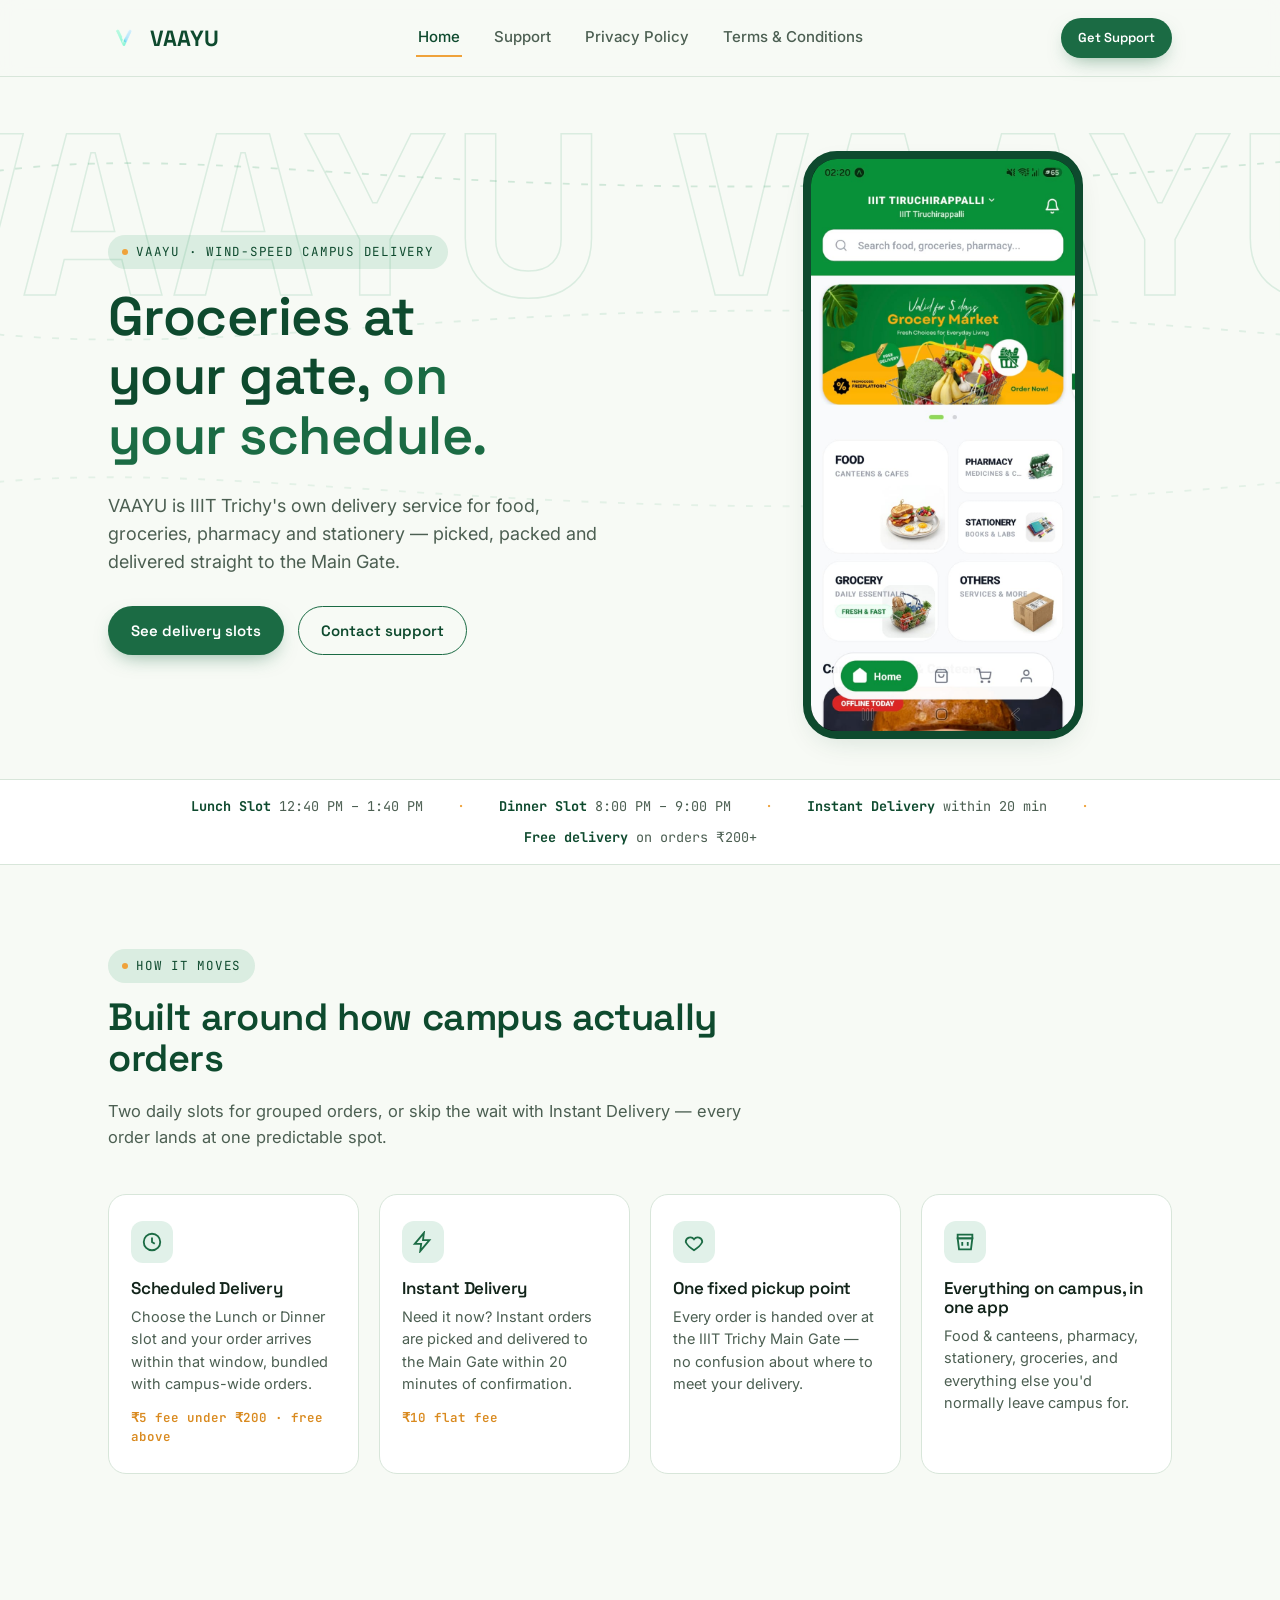
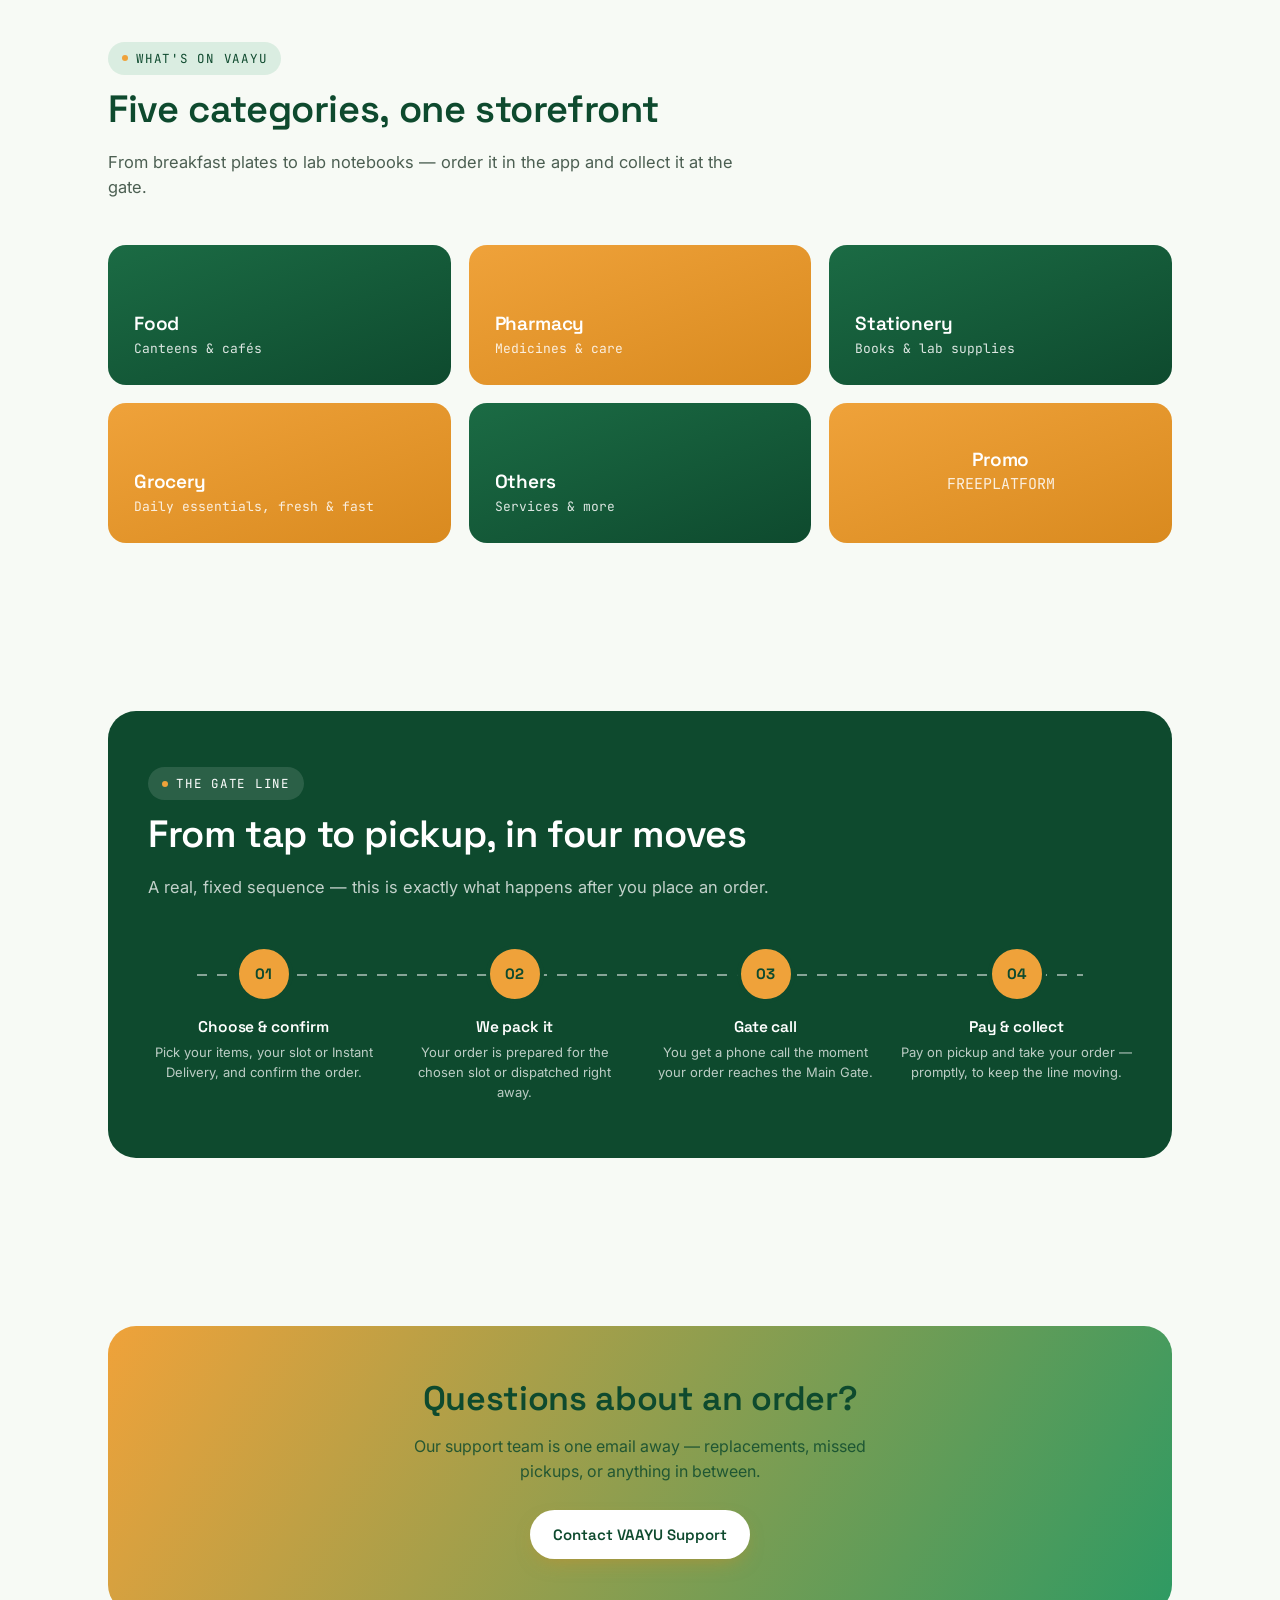
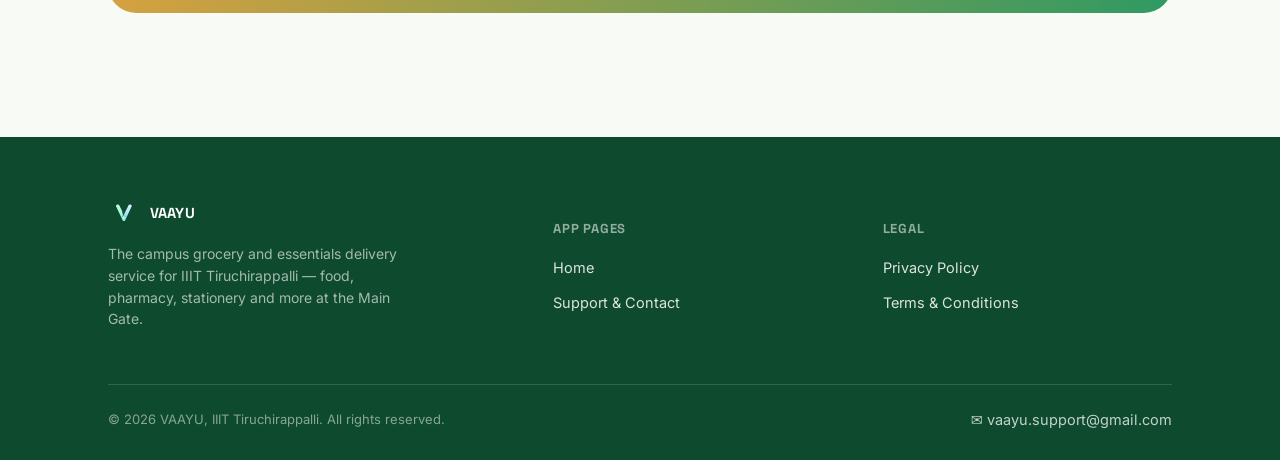
<file: index.html>
<!DOCTYPE html>
<html lang="en">
<head>
<meta charset="UTF-8">
<meta name="viewport" content="width=device-width, initial-scale=1.0">
<title>VAAYU — Campus Grocery & Essentials Delivery, IIIT Trichy</title>
<meta name="description" content="VAAYU delivers groceries, food, pharmacy and stationery to the IIIT Trichy Main Gate — scheduled lunch & dinner slots, or instant delivery in 20 minutes.">
<link rel="icon" type="image/png" href="./logo.png">
<link rel="stylesheet" href="style.css">
</head>
<body>

<header class="site-header">
  <div class="wrap">
    <a href="index.html" class="logo">
      <img src="logo.png" width="32" height="32" alt="Logo">
      VAAYU
    </a>
    <nav class="main-nav">
      <a href="index.html" class="active">Home</a>
      <a href="support.html">Support</a>
      <a href="privacy.html">Privacy Policy</a>
      <a href="terms.html">Terms &amp; Conditions</a>
    </nav>
    <a href="support.html" class="btn btn-primary btn-sm">Get Support</a>
  </div>
</header>

<section class="hero">
  <div class="hero-ghost">VAAYU VAAYU</div>
  <svg class="wind-lines" viewBox="0 0 1120 500" preserveAspectRatio="none">
    <path d="M-50 90 C 200 40, 400 140, 1170 70"/>
    <path d="M-50 220 C 250 260, 450 160, 1170 230"/>
    <path d="M-50 360 C 220 320, 500 420, 1170 350"/>
  </svg>
  <div class="wrap hero-grid">
    <div>
      <span class="eyebrow">VAAYU · WIND-SPEED CAMPUS DELIVERY</span>
      <h1>Groceries at your gate, <em>on your schedule.</em></h1>
      <p class="lede">VAAYU is IIIT Trichy's own delivery service for food, groceries, pharmacy and stationery — picked, packed and delivered straight to the Main Gate.</p>
      <div class="hero-ctas">
        <a href="#slots" class="btn btn-primary">See delivery slots</a>
        <a href="support.html" class="btn btn-ghost">Contact support</a>
      </div>
    </div>
    <div class="phone-frame phone-float">
      <img src="app-screenshot.png" alt="VAAYU app home screen showing food, pharmacy, stationery, grocery and other categories">
    </div>
  </div>
</section>

<div class="ticker" id="slots">
  <div class="wrap">
    <span><b>Lunch Slot</b> 12:40 PM – 1:40 PM</span>
    <span class="dot">·</span>
    <span><b>Dinner Slot</b> 8:00 PM – 9:00 PM</span>
    <span class="dot">·</span>
    <span><b>Instant Delivery</b> within 20 min</span>
    <span class="dot">·</span>
    <span><b>Free delivery</b> on orders ₹200+</span>
  </div>
</div>

<section>
  <div class="wrap">
    <div class="section-head">
      <span class="eyebrow">How it moves</span>
      <h2>Built around how campus actually orders</h2>
      <p>Two daily slots for grouped orders, or skip the wait with Instant Delivery — every order lands at one predictable spot.</p>
    </div>
    <div class="feature-grid">
      <div class="feature-card">
        <div class="ic"><svg viewBox="0 0 24 24" fill="none" stroke-width="2"><circle cx="12" cy="12" r="9"/><path d="M12 7v5l3 2"/></svg></div>
        <h3>Scheduled Delivery</h3>
        <p>Choose the Lunch or Dinner slot and your order arrives within that window, bundled with campus-wide orders.</p>
        <span class="fee">₹5 fee under ₹200 · free above</span>
      </div>
      <div class="feature-card">
        <div class="ic"><svg viewBox="0 0 24 24" fill="none" stroke-width="2"><path d="M13 2 3 14h7l-1 8 10-12h-7l1-8Z"/></svg></div>
        <h3>Instant Delivery</h3>
        <p>Need it now? Instant orders are picked and delivered to the Main Gate within 20 minutes of confirmation.</p>
        <span class="fee">₹10 flat fee</span>
      </div>
      <div class="feature-card">
        <div class="ic"><svg viewBox="0 0 24 24" fill="none" stroke-width="2"><path d="M12 21s-7-4.5-9-9a5 5 0 0 1 9-3 5 5 0 0 1 9 3c-2 4.5-9 9-9 9Z"/></svg></div>
        <h3>One fixed pickup point</h3>
        <p>Every order is handed over at the IIIT Trichy Main Gate — no confusion about where to meet your delivery.</p>
      </div>
      <div class="feature-card">
        <div class="ic"><svg viewBox="0 0 24 24" fill="none" stroke-width="2"><path d="M4 4h16v4H4z"/><path d="M4 8h16l-1.5 12h-13Z"/><path d="M9 12v4M15 12v4"/></svg></div>
        <h3>Everything on campus, in one app</h3>
        <p>Food &amp; canteens, pharmacy, stationery, groceries, and everything else you'd normally leave campus for.</p>
      </div>
    </div>
  </div>
</section>

<section>
  <div class="wrap">
    <div class="section-head">
      <span class="eyebrow">What's on VAAYU</span>
      <h2>Five categories, one storefront</h2>
      <p>From breakfast plates to lab notebooks — order it in the app and collect it at the gate.</p>
    </div>
    <div class="cat-grid">
      <div class="cat-card"><h4>Food</h4><span>Canteens &amp; cafés</span></div>
      <div class="cat-card alt"><h4>Pharmacy</h4><span>Medicines &amp; care</span></div>
      <div class="cat-card"><h4>Stationery</h4><span>Books &amp; lab supplies</span></div>
      <div class="cat-card alt"><h4>Grocery</h4><span>Daily essentials, fresh &amp; fast</span></div>
      <div class="cat-card"><h4>Others</h4><span>Services &amp; more</span></div>
      <div class="cat-card alt" style="justify-content:center; align-items:center; text-align:center;">
        <h4 style="margin-bottom:2px;">Promo</h4>
        <span class="mono" style="font-size:15px;">FREEPLATFORM</span>
      </div>
    </div>
  </div>
</section>

<section>
  <div class="wrap">
    <div class="route">
      <div class="section-head">
        <span class="eyebrow">The Gate Line</span>
        <h2>From tap to pickup, in four moves</h2>
        <p>A real, fixed sequence — this is exactly what happens after you place an order.</p>
      </div>
      <div class="route-path">
        <div class="route-line"></div>
        <div class="route-steps">
          <div class="route-step">
            <div class="num">01</div>
            <h4>Choose &amp; confirm</h4>
            <p>Pick your items, your slot or Instant Delivery, and confirm the order.</p>
          </div>
          <div class="route-step">
            <div class="num">02</div>
            <h4>We pack it</h4>
            <p>Your order is prepared for the chosen slot or dispatched right away.</p>
          </div>
          <div class="route-step">
            <div class="num">03</div>
            <h4>Gate call</h4>
            <p>You get a phone call the moment your order reaches the Main Gate.</p>
          </div>
          <div class="route-step">
            <div class="num">04</div>
            <h4>Pay &amp; collect</h4>
            <p>Pay on pickup and take your order — promptly, to keep the line moving.</p>
          </div>
        </div>
      </div>
    </div>
  </div>
</section>

<section>
  <div class="wrap">
    <div class="cta-band">
      <h2>Questions about an order?</h2>
      <p>Our support team is one email away — replacements, missed pickups, or anything in between.</p>
      <a href="support.html" class="btn btn-mango">Contact VAAYU Support</a>
    </div>
  </div>
</section>

<footer class="site-footer">
  <div class="wrap">
    <div class="footer-grid">
      <div class="footer-brand">
        <a href="index.html" class="logo">
          <img src="logo.png" width="32" height="32" alt="Logo">
          VAAYU
        </a>
        <p>The campus grocery and essentials delivery service for IIIT Tiruchirappalli — food, pharmacy, stationery and more at the Main Gate.</p>
      </div>
      <div>
        <h5>App Pages</h5>
        <ul>
          <li><a href="index.html">Home</a></li>
          <li><a href="support.html">Support &amp; Contact</a></li>
        </ul>
      </div>
      <div>
        <h5>Legal</h5>
        <ul>
          <li><a href="privacy.html">Privacy Policy</a></li>
          <li><a href="terms.html">Terms &amp; Conditions</a></li>
        </ul>
      </div>
    </div>
    <div class="footer-bottom">
      <span>© 2026 VAAYU, IIIT Tiruchirappalli. All rights reserved.</span>
      <a href="mailto:vaayu.support@gmail.com">✉ vaayu.support@gmail.com</a>
    </div>
  </div>
</footer>

</body>
</html>
</file>
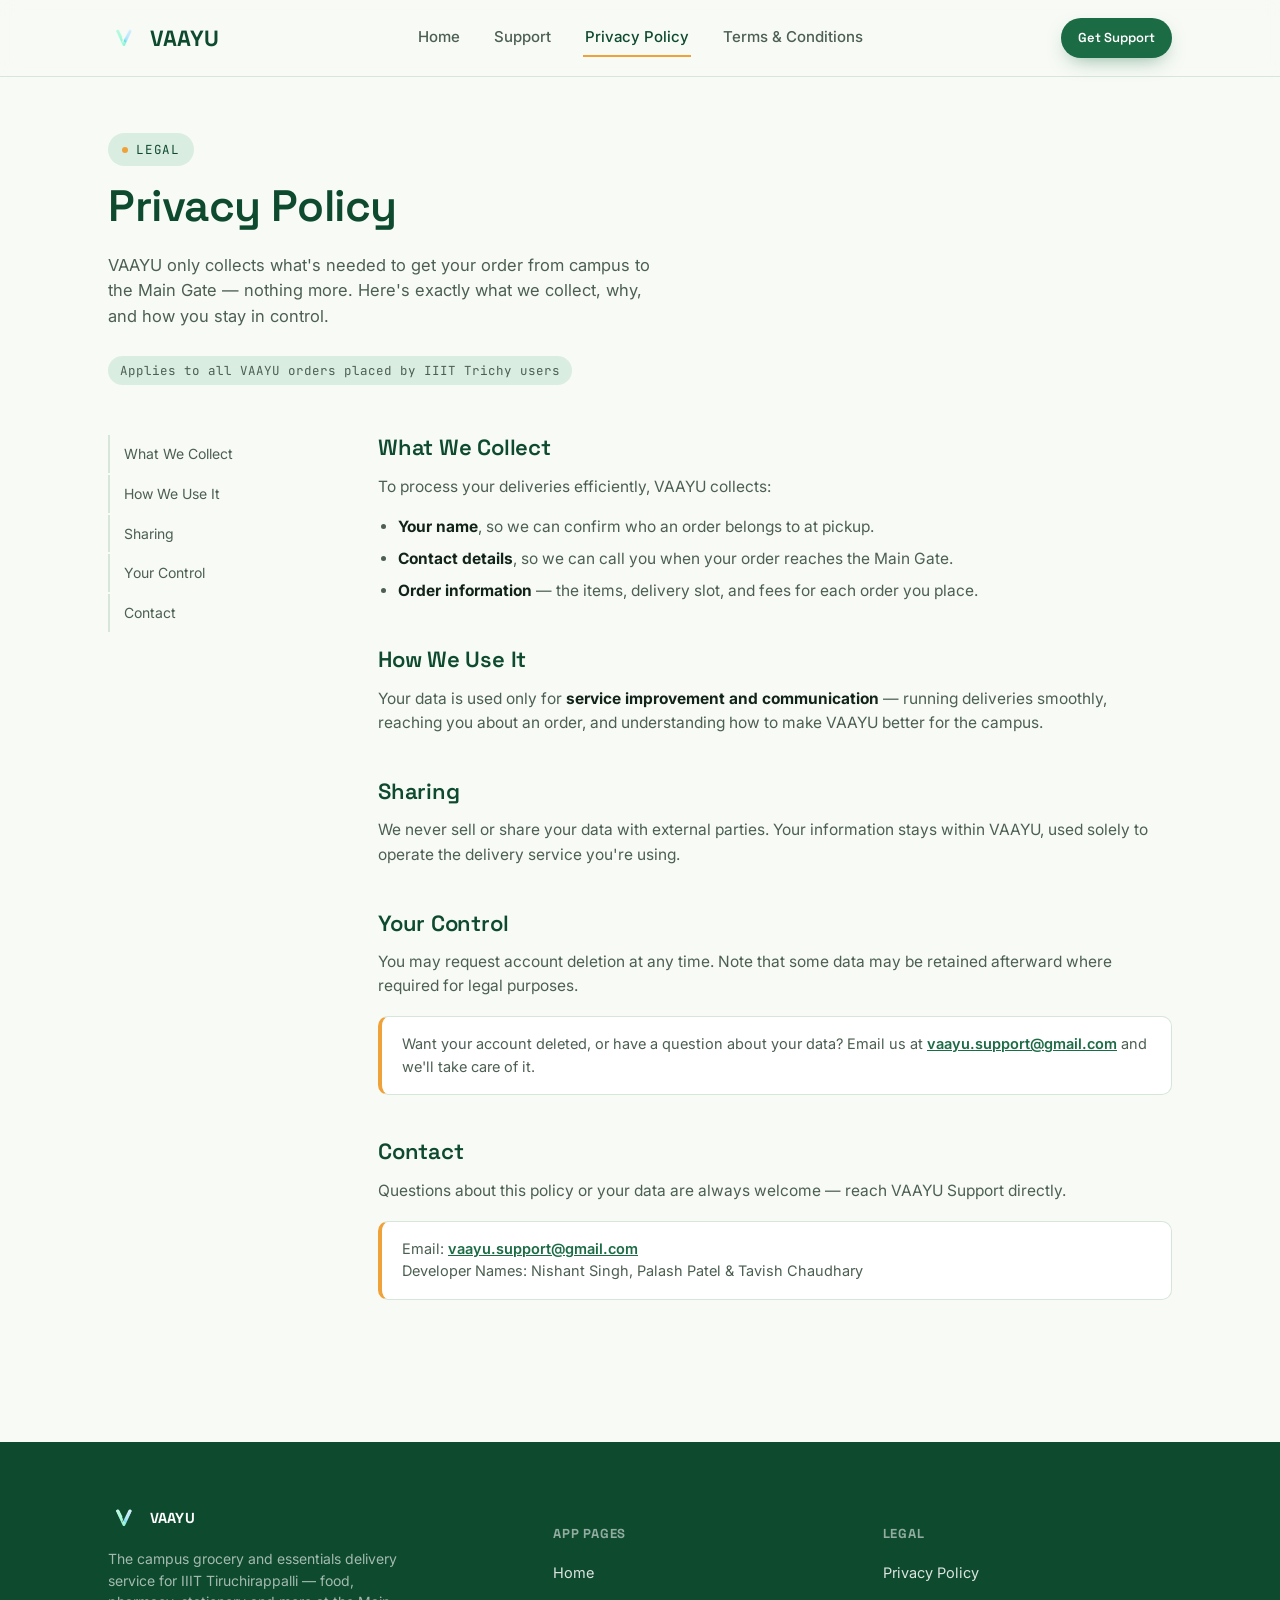
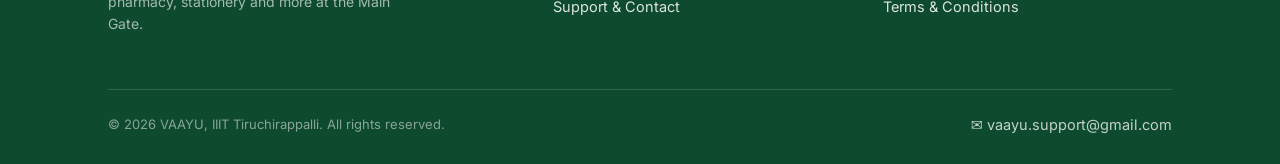
<file: privacy.html>
<!DOCTYPE html>
<html lang="en">
<head>
<meta charset="UTF-8">
<meta name="viewport" content="width=device-width, initial-scale=1.0">
<title>Privacy Policy — VAAYU</title>
<meta name="description" content="How VAAYU collects, uses, and protects your data as a campus delivery service for IIIT Trichy.">
<link rel="icon" type="image/png" href="./logo.png">
<link rel="stylesheet" href="style.css">
</head>
<body>

<header class="site-header">
  <div class="wrap">
    <a href="index.html" class="logo">
       <img src="logo.png" width="32" height="32" alt="Logo">
      VAAYU
    </a>
    <nav class="main-nav">
      <a href="index.html">Home</a>
      <a href="support.html">Support</a>
      <a href="privacy.html" class="active">Privacy Policy</a>
      <a href="terms.html">Terms &amp; Conditions</a>
    </nav>
    <a href="support.html" class="btn btn-primary btn-sm">Get Support</a>
  </div>
</header>

<section class="page-hero">
  <div class="wrap">
    <span class="eyebrow">Legal</span>
    <h1>Privacy Policy</h1>
    <p>VAAYU only collects what's needed to get your order from campus to the Main Gate — nothing more. Here's exactly what we collect, why, and how you stay in control.</p>
    <span class="updated">Applies to all VAAYU orders placed by IIIT Trichy users</span>
  </div>
</section>

<section style="padding-top:10px;">
  <div class="wrap legal">
    <nav class="legal-nav">
      <a href="#collect">What We Collect</a>
      <a href="#use">How We Use It</a>
      <a href="#sharing">Sharing</a>
      <a href="#control">Your Control</a>
      <a href="#contact">Contact</a>
    </nav>

    <div class="legal-body">
      <h2 id="collect">What We Collect</h2>
      <p>To process your deliveries efficiently, VAAYU collects:</p>
      <ul>
        <li><strong>Your name</strong>, so we can confirm who an order belongs to at pickup.</li>
        <li><strong>Contact details</strong>, so we can call you when your order reaches the Main Gate.</li>
        <li><strong>Order information</strong> — the items, delivery slot, and fees for each order you place.</li>
      </ul>

      <h2 id="use">How We Use It</h2>
      <p>Your data is used only for <strong>service improvement and communication</strong> — running deliveries smoothly, reaching you about an order, and understanding how to make VAAYU better for the campus.</p>

      <h2 id="sharing">Sharing</h2>
      <p>We never sell or share your data with external parties. Your information stays within VAAYU, used solely to operate the delivery service you're using.</p>

      <h2 id="control">Your Control</h2>
      <p>You may request account deletion at any time. Note that some data may be retained afterward where required for legal purposes.</p>
      <div class="callout">Want your account deleted, or have a question about your data? Email us at <a href="mailto:vaayu.support@gmail.com" style="color:var(--leaf); font-weight:600;">vaayu.support@gmail.com</a> and we'll take care of it.</div>

      <h2 id="contact">Contact</h2>
      <p>Questions about this policy or your data are always welcome — reach VAAYU Support directly.</p>
      <div class="callout"><div>Email: <a href="mailto:vaayu.support@gmail.com" style="color:var(--leaf); font-weight:600;">vaayu.support@gmail.com</a></div>
      <div>Developer Names: Nishant Singh, Palash Patel & Tavish Chaudhary</div></div>
    </div>
  </div>
</section>

<footer class="site-footer">
  <div class="wrap">
    <div class="footer-grid">
      <div class="footer-brand">
        <a href="index.html" class="logo">
           <img src="logo.png" width="32" height="32" alt="Logo">
          VAAYU
        </a>
        <p>The campus grocery and essentials delivery service for IIIT Tiruchirappalli — food, pharmacy, stationery and more at the Main Gate.</p>
      </div>
      <div>
        <h5>App Pages</h5>
        <ul>
          <li><a href="index.html">Home</a></li>
          <li><a href="support.html">Support &amp; Contact</a></li>
        </ul>
      </div>
      <div>
        <h5>Legal</h5>
        <ul>
          <li><a href="privacy.html">Privacy Policy</a></li>
          <li><a href="terms.html">Terms &amp; Conditions</a></li>
        </ul>
      </div>
    </div>
    <div class="footer-bottom">
      <span>© 2026 VAAYU, IIIT Tiruchirappalli. All rights reserved.</span>
      <a href="mailto:vaayu.support@gmail.com">✉ vaayu.support@gmail.com</a>
    </div>
  </div>
</footer>

</body>
</html>
</file>
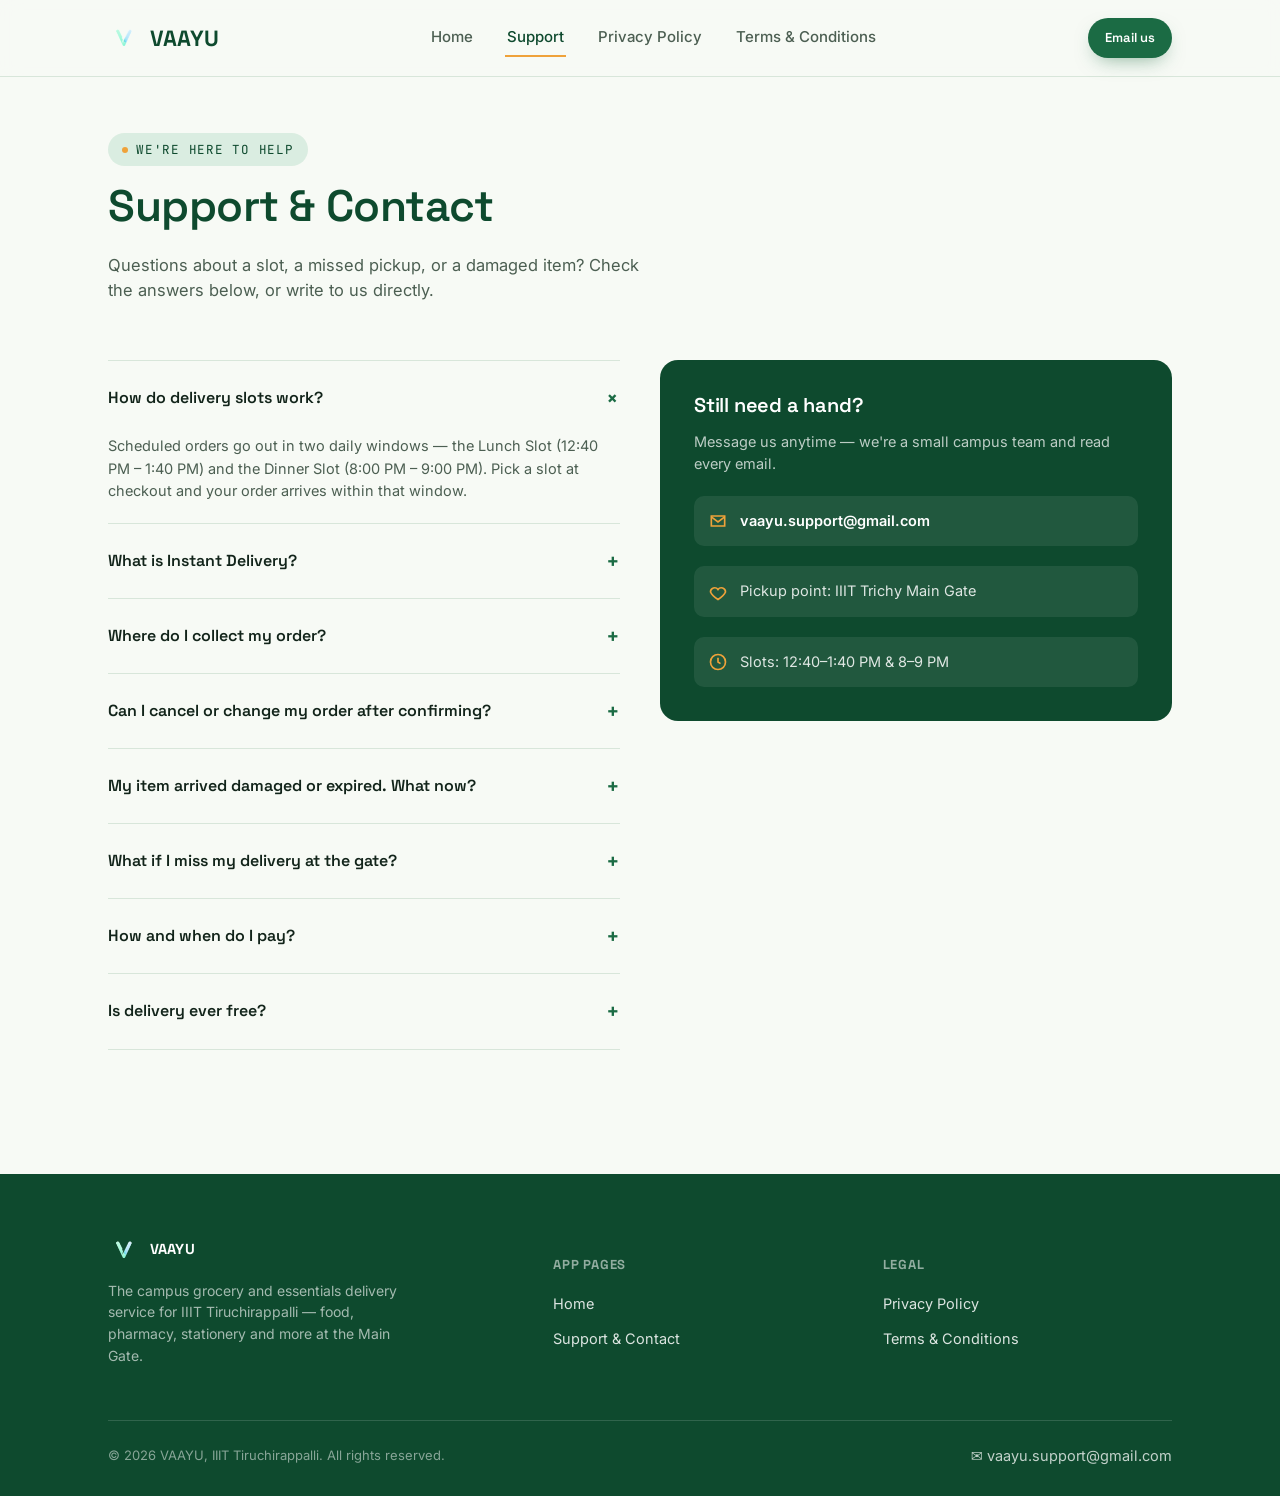
<file: support.html>
<!DOCTYPE html>
<html lang="en">
<head>
<meta charset="UTF-8">
<meta name="viewport" content="width=device-width, initial-scale=1.0">
<title>Support — VAAYU</title>
<meta name="description" content="Get help with VAAYU orders — delivery slots, replacements, missed pickups, and how to reach support.">
<link rel="icon" type="image/png" href="./logo.png">
<link rel="stylesheet" href="style.css">
</head>
<body>

<header class="site-header">
  <div class="wrap">
    <a href="index.html" class="logo">
       <img src="logo.png" width="32" height="32" alt="Logo">
      VAAYU
    </a>
    <nav class="main-nav">
      <a href="index.html">Home</a>
      <a href="support.html" class="active">Support</a>
      <a href="privacy.html">Privacy Policy</a>
      <a href="terms.html">Terms &amp; Conditions</a>
    </nav>
    <a href="mailto:vaayu.support@gmail.com" class="btn btn-primary btn-sm">Email us</a>
  </div>
</header>

<section class="page-hero">
  <div class="wrap">
    <span class="eyebrow">We're here to help</span>
    <h1>Support &amp; Contact</h1>
    <p>Questions about a slot, a missed pickup, or a damaged item? Check the answers below, or write to us directly.</p>
  </div>
</section>

<section style="padding-top:20px;">
  <div class="wrap support-grid">
    <div>
      <div class="faq">
        <details class="faq-item" open>
          <summary>How do delivery slots work?<span></span></summary>
          <div class="a">Scheduled orders go out in two daily windows — the Lunch Slot (12:40 PM – 1:40 PM) and the Dinner Slot (8:00 PM – 9:00 PM). Pick a slot at checkout and your order arrives within that window.</div>
        </details>
        <details class="faq-item">
          <summary>What is Instant Delivery?</summary>
          <div class="a">If you need something right away, choose Instant Delivery at checkout. Your order is delivered to the Main Gate within 20 minutes of confirmation, for a flat ₹10 fee.</div>
        </details>
        <details class="faq-item">
          <summary>Where do I collect my order?</summary>
          <div class="a">All VAAYU orders — scheduled or instant — are delivered only to the IIIT Trichy Main Gate. You'll get a phone call as soon as your order arrives, so please collect it promptly.</div>
        </details>
        <details class="faq-item">
          <summary>Can I cancel or change my order after confirming?</summary>
          <div class="a">Once an order is confirmed, it can't be modified or cancelled — so it's worth double-checking your items, slot, and delivery type before you tap confirm.</div>
        </details>
        <details class="faq-item">
          <summary>My item arrived damaged or expired. What now?</summary>
          <div class="a">Report it at the moment of pickup and we'll exchange it in the next available delivery slot at no extra cost. Replacement claims can only be honoured if the issue is flagged right at delivery — we can't process claims reported later.</div>
        </details>
        <details class="faq-item">
          <summary>What if I miss my delivery at the gate?</summary>
          <div class="a">First missed pickup gets a warning. A second earns a ₹50 penalty added to your next order, and a third means a permanent ban from VAAYU. If an order sits uncollected too long, the items may no longer be usable, and VAAYU can't refund or replace them — so please collect on time.</div>
        </details>
        <details class="faq-item">
          <summary>How and when do I pay?</summary>
          <div class="a">Payment is made immediately when you receive your order. Item prices and any delivery fees are always shown clearly before you pay.</div>
        </details>
        <details class="faq-item">
          <summary>Is delivery ever free?</summary>
          <div class="a">Yes — orders of ₹200 and above get free delivery. Orders under ₹200 carry a ₹5 delivery fee for scheduled slots (Instant Delivery is a flat ₹10 regardless of order size).</div>
        </details>
      </div>
    </div>

    <div class="contact-card">
      <h3>Still need a hand?</h3>
      <p>Message us anytime — we're a small campus team and read every email.</p>
      <div class="contact-row">
        <svg viewBox="0 0 24 24" fill="none" stroke-width="2"><path d="M4 6h16v12H4z"/><path d="m4 7 8 6 8-6"/></svg>
        <a href="mailto:vaayu.support@gmail.com">vaayu.support@gmail.com</a>
      </div>
      <div class="contact-row">
        <svg viewBox="0 0 24 24" fill="none" stroke-width="2"><path d="M12 21s-7-4.5-9-9a5 5 0 0 1 9-3 5 5 0 0 1 9 3c-2 4.5-9 9-9 9Z"/></svg>
        <span style="color:rgba(255,255,255,0.85); font-size:14.5px;">Pickup point: IIIT Trichy Main Gate</span>
      </div>
      <div class="contact-row">
        <svg viewBox="0 0 24 24" fill="none" stroke-width="2"><circle cx="12" cy="12" r="9"/><path d="M12 7v5l3 2"/></svg>
        <span style="color:rgba(255,255,255,0.85); font-size:14.5px;">Slots: 12:40–1:40 PM &amp; 8–9 PM</span>
      </div>
    </div>
  </div>
</section>

<footer class="site-footer">
  <div class="wrap">
    <div class="footer-grid">
      <div class="footer-brand">
        <a href="index.html" class="logo">
           <img src="logo.png" width="32" height="32" alt="Logo">
          VAAYU
        </a>
        <p>The campus grocery and essentials delivery service for IIIT Tiruchirappalli — food, pharmacy, stationery and more at the Main Gate.</p>
      </div>
      <div>
        <h5>App Pages</h5>
        <ul>
          <li><a href="index.html">Home</a></li>
          <li><a href="support.html">Support &amp; Contact</a></li>
        </ul>
      </div>
      <div>
        <h5>Legal</h5>
        <ul>
          <li><a href="privacy.html">Privacy Policy</a></li>
          <li><a href="terms.html">Terms &amp; Conditions</a></li>
        </ul>
      </div>
    </div>
    <div class="footer-bottom">
      <span>© 2026 VAAYU, IIIT Tiruchirappalli. All rights reserved.</span>
      <a href="mailto:vaayu.support@gmail.com">✉ vaayu.support@gmail.com</a>
    </div>
  </div>
</footer>

</body>
</html>
</file>
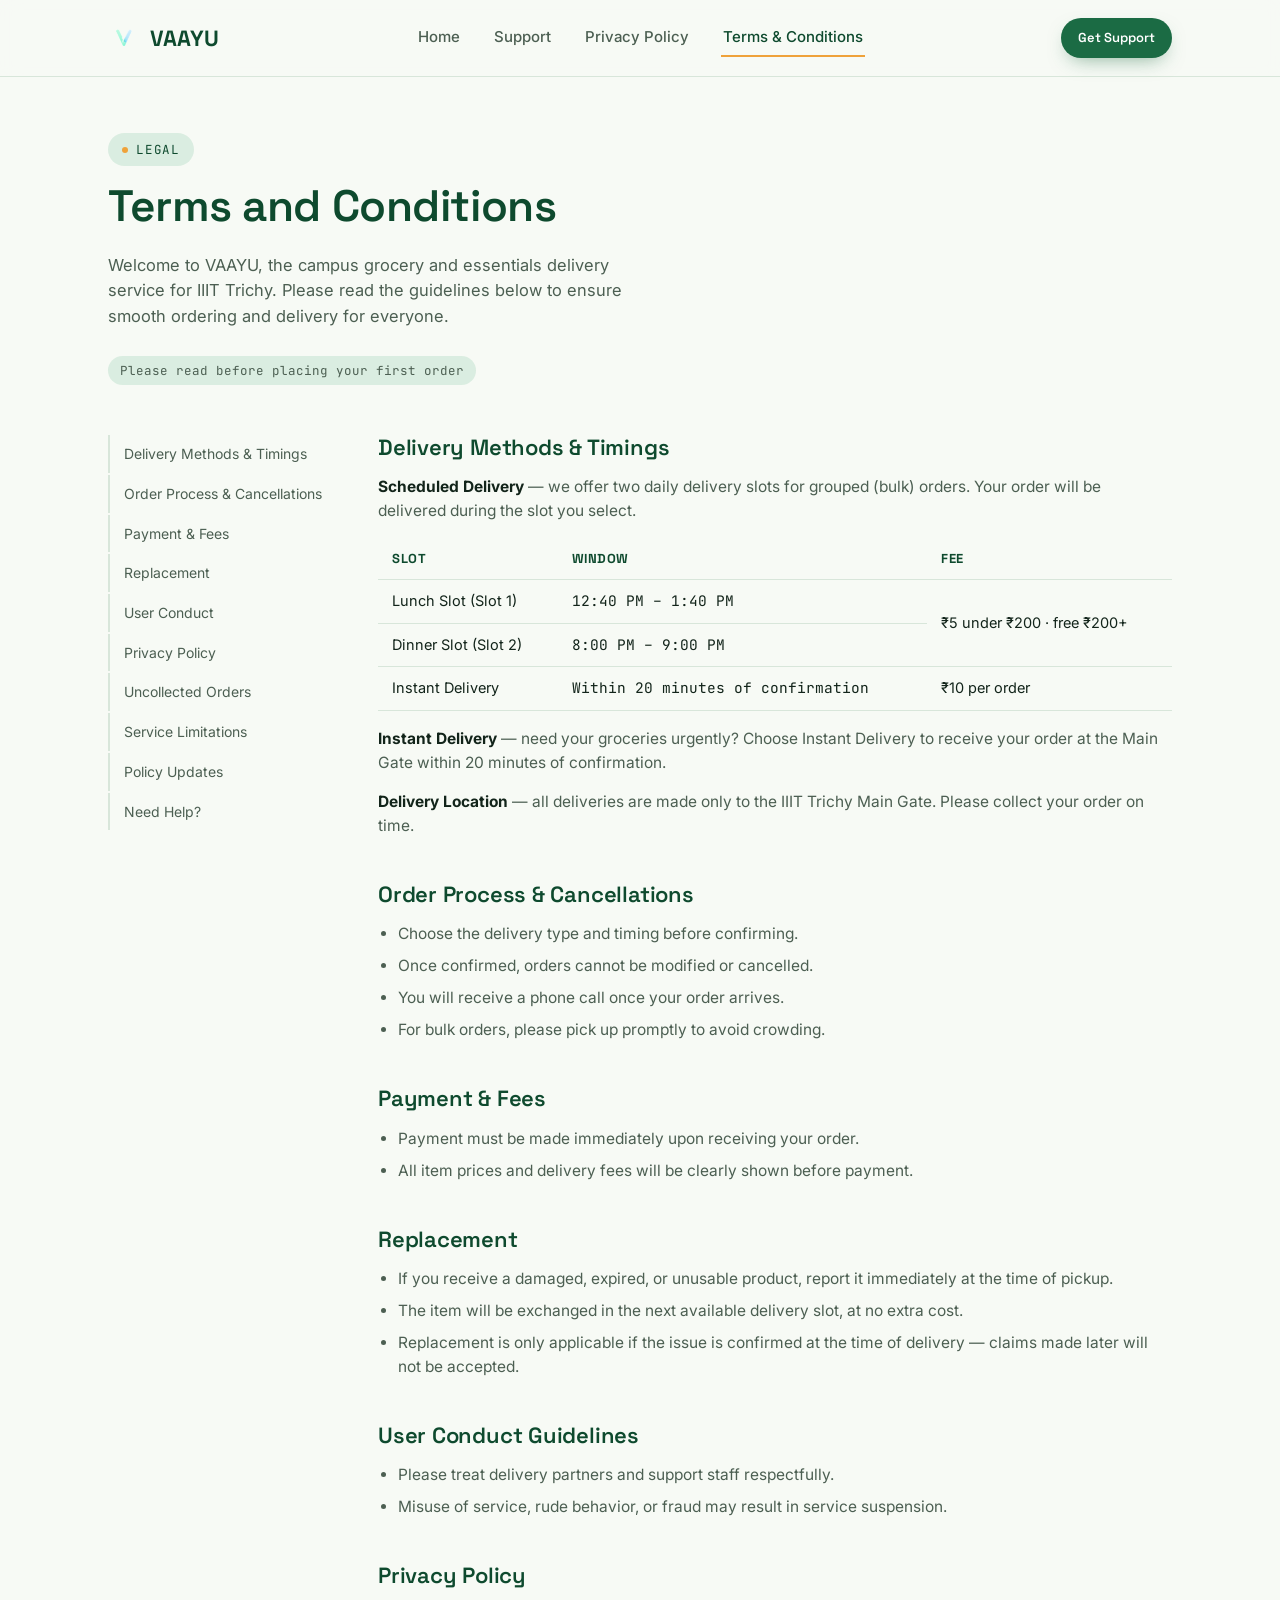
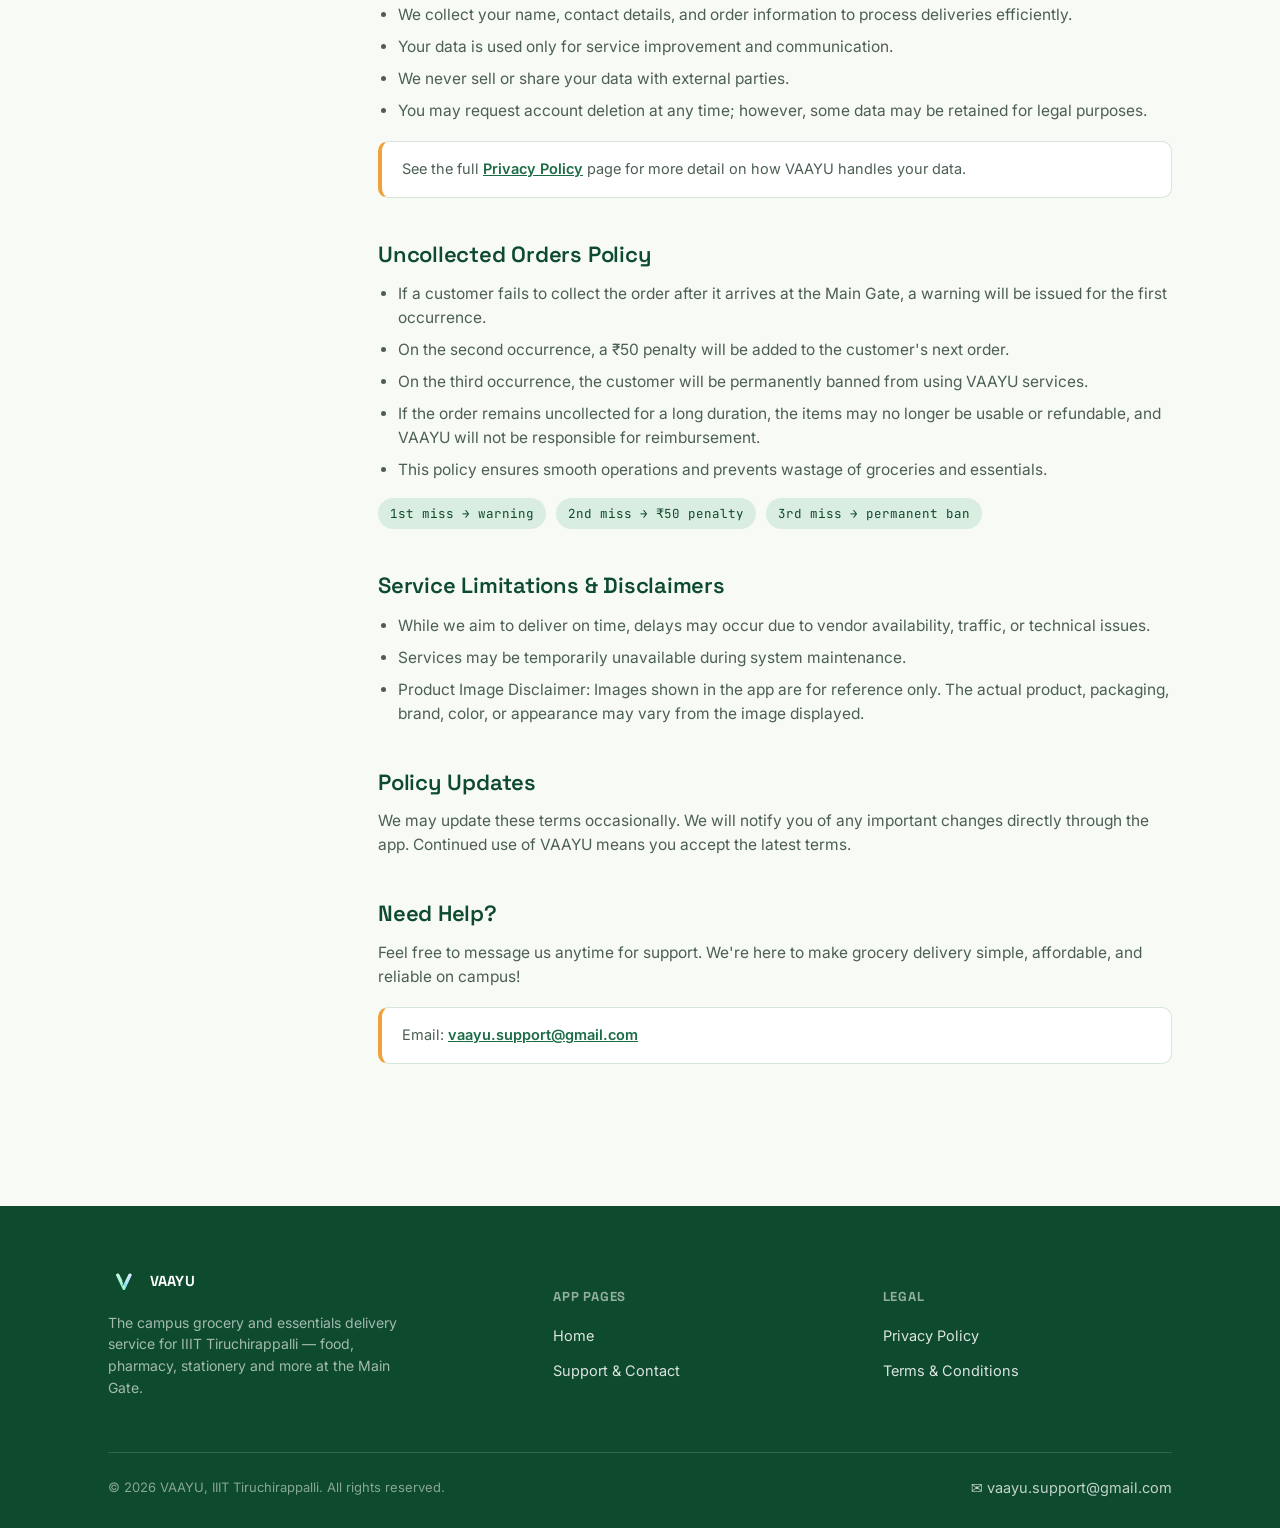
<file: terms.html>
<!DOCTYPE html>
<html lang="en">
<head>
<meta charset="UTF-8">
<meta name="viewport" content="width=device-width, initial-scale=1.0">
<title>Terms &amp; Conditions — VAAYU</title>
<meta name="description" content="VAAYU Terms and Conditions — delivery methods, timings, cancellations, payments, replacements and uncollected order policy.">
<link rel="stylesheet" href="style.css">
<link rel="icon" type="image/png" href="./logo.png">
</head>
<body>

<header class="site-header">
  <div class="wrap">
    <a href="index.html" class="logo">
       <img src="logo.png" width="32" height="32" alt="Logo">
      VAAYU
    </a>
    <nav class="main-nav">
      <a href="index.html">Home</a>
      <a href="support.html">Support</a>
      <a href="privacy.html">Privacy Policy</a>
      <a href="terms.html" class="active">Terms &amp; Conditions</a>
    </nav>
    <a href="support.html" class="btn btn-primary btn-sm">Get Support</a>
  </div>
</header>

<section class="page-hero">
  <div class="wrap">
    <span class="eyebrow">Legal</span>
    <h1>Terms and Conditions</h1>
    <p>Welcome to VAAYU, the campus grocery and essentials delivery service for IIIT Trichy. Please read the guidelines below to ensure smooth ordering and delivery for everyone.</p>
    <span class="updated">Please read before placing your first order</span>
  </div>
</section>

<section style="padding-top:10px;">
  <div class="wrap legal">
    <nav class="legal-nav">
      <a href="#delivery">Delivery Methods &amp; Timings</a>
      <a href="#order-process">Order Process &amp; Cancellations</a>
      <a href="#payment">Payment &amp; Fees</a>
      <a href="#replacement">Replacement</a>
      <a href="#conduct">User Conduct</a>
      <a href="#privacy-section">Privacy Policy</a>
      <a href="#uncollected">Uncollected Orders</a>
      <a href="#limitations">Service Limitations</a>
      <a href="#updates">Policy Updates</a>
      <a href="#help">Need Help?</a>
    </nav>

    <div class="legal-body">
      <h2 id="delivery">Delivery Methods &amp; Timings</h2>
      <p><strong>Scheduled Delivery</strong> — we offer two daily delivery slots for grouped (bulk) orders. Your order will be delivered during the slot you select.</p>
      <table class="fee-table">
        <tr><th>Slot</th><th>Window</th><th>Fee</th></tr>
        <tr><td>Lunch Slot (Slot 1)</td><td class="mono">12:40 PM – 1:40 PM</td><td rowspan="2">₹5 under ₹200 · free ₹200+</td></tr>
        <tr><td>Dinner Slot (Slot 2)</td><td class="mono">8:00 PM – 9:00 PM</td></tr>
        <tr><td>Instant Delivery</td><td class="mono">Within 20 minutes of confirmation</td><td>₹10 per order</td></tr>
      </table>
      <p><strong>Instant Delivery</strong> — need your groceries urgently? Choose Instant Delivery to receive your order at the Main Gate within 20 minutes of confirmation.</p>
      <p><strong>Delivery Location</strong> — all deliveries are made only to the IIIT Trichy Main Gate. Please collect your order on time.</p>

      <h2 id="order-process">Order Process &amp; Cancellations</h2>
      <ul>
        <li>Choose the delivery type and timing before confirming.</li>
        <li>Once confirmed, orders cannot be modified or cancelled.</li>
        <li>You will receive a phone call once your order arrives.</li>
        <li>For bulk orders, please pick up promptly to avoid crowding.</li>
      </ul>

      <h2 id="payment">Payment &amp; Fees</h2>
      <ul>
        <li>Payment must be made immediately upon receiving your order.</li>
        <li>All item prices and delivery fees will be clearly shown before payment.</li>
      </ul>

      <h2 id="replacement">Replacement</h2>
      <ul>
        <li>If you receive a damaged, expired, or unusable product, report it immediately at the time of pickup.</li>
        <li>The item will be exchanged in the next available delivery slot, at no extra cost.</li>
        <li>Replacement is only applicable if the issue is confirmed at the time of delivery — claims made later will not be accepted.</li>
      </ul>

      <h2 id="conduct">User Conduct Guidelines</h2>
      <ul>
        <li>Please treat delivery partners and support staff respectfully.</li>
        <li>Misuse of service, rude behavior, or fraud may result in service suspension.</li>
      </ul>

      <h2 id="privacy-section">Privacy Policy</h2>
      <ul>
        <li>We collect your name, contact details, and order information to process deliveries efficiently.</li>
        <li>Your data is used only for service improvement and communication.</li>
        <li>We never sell or share your data with external parties.</li>
        <li>You may request account deletion at any time; however, some data may be retained for legal purposes.</li>
      </ul>
      <div class="callout">See the full <a href="privacy.html" style="color:var(--leaf); font-weight:600;">Privacy Policy</a> page for more detail on how VAAYU handles your data.</div>

      <h2 id="uncollected">Uncollected Orders Policy</h2>
      <ul>
        <li>If a customer fails to collect the order after it arrives at the Main Gate, a warning will be issued for the first occurrence.</li>
        <li>On the second occurrence, a ₹50 penalty will be added to the customer's next order.</li>
        <li>On the third occurrence, the customer will be permanently banned from using VAAYU services.</li>
        <li>If the order remains uncollected for a long duration, the items may no longer be usable or refundable, and VAAYU will not be responsible for reimbursement.</li>
        <li>This policy ensures smooth operations and prevents wastage of groceries and essentials.</li>
      </ul>
      <div class="pill-row">
        <span class="pill">1st miss → warning</span>
        <span class="pill">2nd miss → ₹50 penalty</span>
        <span class="pill">3rd miss → permanent ban</span>
      </div>

      <h2 id="limitations">Service Limitations &amp; Disclaimers</h2>
      <ul>
        <li>While we aim to deliver on time, delays may occur due to vendor availability, traffic, or technical issues.</li>
        <li>Services may be temporarily unavailable during system maintenance.</li>
        <li>Product Image Disclaimer: Images shown in the app are for reference only. The actual product, packaging, brand, color, or appearance may vary from the image displayed.</li>
      </ul>

      <h2 id="updates">Policy Updates</h2>
      <p>We may update these terms occasionally. We will notify you of any important changes directly through the app. Continued use of VAAYU means you accept the latest terms.</p>

      <h2 id="help">Need Help?</h2>
      <p>Feel free to message us anytime for support. We're here to make grocery delivery simple, affordable, and reliable on campus!</p>
      <div class="callout">Email: <a href="mailto:vaayu.support@gmail.com" style="color:var(--leaf); font-weight:600;">vaayu.support@gmail.com</a></div>
    </div>
  </div>
</section>

<footer class="site-footer">
  <div class="wrap">
    <div class="footer-grid">
      <div class="footer-brand">
        <a href="index.html" class="logo">
           <img src="logo.png" width="32" height="32" alt="Logo">
          VAAYU
        </a>
        <p>The campus grocery and essentials delivery service for IIIT Tiruchirappalli — food, pharmacy, stationery and more at the Main Gate.</p>
      </div>
      <div>
        <h5>App Pages</h5>
        <ul>
          <li><a href="index.html">Home</a></li>
          <li><a href="support.html">Support &amp; Contact</a></li>
        </ul>
      </div>
      <div>
        <h5>Legal</h5>
        <ul>
          <li><a href="privacy.html">Privacy Policy</a></li>
          <li><a href="terms.html">Terms &amp; Conditions</a></li>
        </ul>
      </div>
    </div>
    <div class="footer-bottom">
      <span>© 2026 VAAYU, IIIT Tiruchirappalli. All rights reserved.</span>
      <a href="mailto:vaayu.support@gmail.com">✉ vaayu.support@gmail.com</a>
    </div>
  </div>
</footer>

</body>
</html>
</file>
<file: style.css>
/* ==========================================================================
   VAAYU — design tokens
   Palette:  --bg #F7FAF5 (pale green-white)   --card #FFFFFF
             --ink #12241A (near-black green)  --leaf #1B6B44 (primary)
             --leaf-deep #0E4A2E (header/footer) --mango #EFA23A (accent)
             --line #D8E6DA (hairline)
   Type:     Display  -> 'Space Grotesk'  (geometric, brand voice)
             Body     -> 'Inter'
             Utility  -> 'JetBrains Mono' (times, prices, codes)
   ========================================================================== */

@import url('https://fonts.googleapis.com/css2?family=Space+Grotesk:wght@400;500;600;700&family=Inter:wght@400;500;600;700&family=JetBrains+Mono:wght@400;500;600&display=swap');

:root{
  --bg: #F7FAF5;
  --card: #FFFFFF;
  --ink: #12241A;
  --ink-soft: #4C5F52;
  --leaf: #1B6B44;
  --leaf-deep: #0E4A2E;
  --leaf-bright: #2E9A63;
  --mango: #EFA23A;
  --mango-deep: #D98A1F;
  --line: #D8E6DA;
  --wind: rgba(46,154,99,0.14);
  --radius: 18px;
  --radius-sm: 10px;
  --shadow: 0 10px 30px -12px rgba(14,74,46,0.18);
  --maxw: 1120px;
}

*{ box-sizing: border-box; }
html{ scroll-behavior: smooth; }
body{
  margin:0;
  background: var(--bg);
  color: var(--ink);
  font-family: 'Inter', system-ui, sans-serif;
  line-height: 1.55;
  -webkit-font-smoothing: antialiased;
}
img{ max-width:100%; display:block; }
a{ color: inherit; }

h1,h2,h3,h4{
  font-family: 'Space Grotesk', 'Inter', sans-serif;
  font-weight: 600;
  line-height: 1.1;
  margin: 0 0 .5em;
  letter-spacing: -0.01em;
}
.mono{ font-family: 'JetBrains Mono', monospace; }

.wrap{
  max-width: var(--maxw);
  margin: 0 auto;
  padding: 0 28px;
}

@media (prefers-reduced-motion: reduce){
  *{ animation-duration: 0.001ms !important; animation-iteration-count: 1 !important; transition-duration: 0.001ms !important; scroll-behavior: auto !important; }
}

/* ---------- header ---------- */
.site-header{
  position: sticky; top:0; z-index: 50;
  background: rgba(247,250,245,0.86);
  backdrop-filter: blur(10px);
  border-bottom: 1px solid var(--line);
}
.site-header .wrap{
  display:flex; align-items:center; justify-content:space-between;
  height: 76px;
}
.logo{
  display:flex; align-items:center; gap:10px;
  font-family:'Space Grotesk', sans-serif;
  font-weight:700; font-size:22px; letter-spacing: 0.01em;
  text-decoration:none; color: var(--leaf-deep);
}
.logo .mark{ width:30px; height:30px; }
.logo .mark path{ stroke: var(--leaf); }
.main-nav{ display:flex; align-items:center; gap: 30px; }
.main-nav a{
  text-decoration:none; font-weight:500; font-size:15px; color: var(--ink-soft);
  padding: 6px 2px; border-bottom: 2px solid transparent;
  transition: color .15s ease, border-color .15s ease;
}
.main-nav a:hover, .main-nav a.active{ color: var(--leaf-deep); border-color: var(--mango); }
.nav-toggle{ display:none; }

.btn{
  display:inline-flex; align-items:center; justify-content:center; gap:8px;
  font-family:'Space Grotesk', sans-serif; font-weight:600; font-size:15px;
  padding: 12px 22px; border-radius: 999px; text-decoration:none;
  border: 1.5px solid transparent; cursor:pointer;
  transition: transform .18s ease, box-shadow .18s ease, background .18s ease;
}
.btn:hover{ transform: translateY(-2px); }
.btn-primary{ background: var(--leaf); color:#fff; box-shadow: 0 8px 20px -8px rgba(27,107,68,0.55); }
.btn-primary:hover{ background: var(--leaf-deep); }
.btn-ghost{ background: transparent; border-color: var(--leaf); color: var(--leaf-deep); }
.btn-ghost:hover{ background: var(--card); }
.btn-mango{ background: var(--mango); color: var(--leaf-deep); box-shadow: 0 8px 20px -8px rgba(217,138,31,0.55); }
.btn-mango:hover{ background: var(--mango-deep); color:#0E4A2E; }
.btn-sm{ padding: 9px 16px; font-size: 13px; }

/* ---------- hero ---------- */
.hero{
  position: relative; overflow: hidden;
  padding: 74px 0 40px;
}
.hero-ghost{
  position:absolute; top:-40px; left:50%; transform:translateX(-50%);
  font-family:'Space Grotesk', sans-serif; font-weight:700;
  font-size: clamp(90px, 18vw, 240px);
  color: transparent;
  -webkit-text-stroke: 1.5px var(--wind);
  white-space:nowrap; z-index:0; pointer-events:none;
  letter-spacing: 4px;
}
.wind-lines{ position:absolute; inset:0; z-index:0; pointer-events:none; opacity:.55; }
.wind-lines path{
  stroke: var(--leaf-bright); stroke-width:1.6; fill:none; opacity:.35;
  stroke-dasharray: 6 10;
  animation: drift 7s linear infinite;
}
.wind-lines path:nth-child(2){ animation-duration: 9s; opacity:.22; }
.wind-lines path:nth-child(3){ animation-duration: 11s; opacity:.18; }
@keyframes drift{ to{ stroke-dashoffset: -160; } }

.hero-grid{
  position:relative; z-index:1;
  display:grid; grid-template-columns: 1.05fr 0.85fr; gap: 40px; align-items:center;
}
.eyebrow{
  display:inline-flex; align-items:center; gap:8px;
  font-family:'JetBrains Mono', monospace; font-size:12.5px; letter-spacing:.06em;
  text-transform: uppercase; color: var(--leaf-deep);
  background: var(--wind); padding: 7px 14px; border-radius:999px; margin-bottom:18px;
}
.eyebrow::before{ content:''; width:6px; height:6px; border-radius:50%; background: var(--mango); }
.hero h1{ font-size: clamp(34px, 4.6vw, 54px); color: var(--leaf-deep); max-width: 12ch; }
.hero h1 em{ font-style:normal; color: var(--leaf); }
.hero p.lede{ font-size: 18px; color: var(--ink-soft); max-width: 46ch; margin-bottom: 30px; }
.hero-ctas{ display:flex; gap:14px; flex-wrap:wrap; }

.phone-frame{
  position:relative; margin: 0 auto; width: min(280px, 80%);
  border-radius: 34px; border: 8px solid var(--leaf-deep);
  overflow:hidden; box-shadow: var(--shadow);
  background:#000;
}
.phone-frame img{ display:block; width:100%; }
.phone-float{
  animation: float 5s ease-in-out infinite;
}
@keyframes float{ 0%,100%{ transform: translateY(0);} 50%{ transform: translateY(-10px);} }

/* ---------- slot ticker ---------- */
.ticker{
  border-top:1px solid var(--line); border-bottom:1px solid var(--line);
  background: var(--card);
}
.ticker .wrap{
  display:flex; flex-wrap:wrap; gap: 10px 34px; align-items:center; justify-content:center;
  padding: 16px 28px; font-family:'JetBrains Mono', monospace; font-size: 13.5px; color: var(--ink-soft);
}
.ticker b{ color: var(--leaf-deep); }
.ticker .dot{ color: var(--mango); }

/* ---------- section shell ---------- */
section{ padding: 84px 0; }
.section-head{ max-width: 640px; margin-bottom: 44px; }
.section-head .eyebrow{ margin-bottom: 14px; }
.section-head h2{ font-size: clamp(26px, 3.4vw, 38px); color: var(--leaf-deep); }
.section-head p{ color: var(--ink-soft); font-size: 16.5px; }

/* ---------- feature cards ---------- */
.feature-grid{
  display:grid; grid-template-columns: repeat(4, 1fr); gap: 20px;
}
.feature-card{
  background: var(--card); border:1px solid var(--line); border-radius: var(--radius);
  padding: 26px 22px; transition: transform .18s ease, box-shadow .18s ease, border-color .18s ease;
}
.feature-card:hover{ transform: translateY(-4px); box-shadow: var(--shadow); border-color: transparent; }
.feature-card .ic{
  width:42px; height:42px; border-radius:12px; background: var(--wind);
  display:flex; align-items:center; justify-content:center; margin-bottom:16px;
}
.feature-card .ic svg{ width:22px; height:22px; stroke: var(--leaf); }
.feature-card h3{ font-size:17px; margin-bottom:8px; }
.feature-card p{ color: var(--ink-soft); font-size: 14.5px; margin:0; }
.feature-card .fee{ display:block; margin-top:12px; font-family:'JetBrains Mono', monospace; font-size:12.5px; color: var(--mango-deep); font-weight:600;}

/* ---------- categories ---------- */
.cat-grid{
  display:grid; grid-template-columns: repeat(3, 1fr); gap: 18px;
}
.cat-card{
  position:relative; border-radius: var(--radius); overflow:hidden;
  background: linear-gradient(160deg, var(--leaf) 0%, var(--leaf-deep) 100%);
  color:#fff; padding: 26px; min-height: 140px;
  display:flex; flex-direction:column; justify-content:flex-end;
  transition: transform .18s ease;
}
.cat-card:hover{ transform: translateY(-4px); }
.cat-card.alt{ background: linear-gradient(160deg, var(--mango) 0%, var(--mango-deep) 100%); }
.cat-card h4{ font-size:19px; margin-bottom:4px; }
.cat-card span{ font-size:13px; opacity:.85; font-family:'JetBrains Mono', monospace;}

/* ---------- signature: gate route ---------- */
.route{
  background: var(--leaf-deep); color:#fff; border-radius: 28px; padding: 56px 40px; position:relative; overflow:hidden;
}
.route .section-head h2, .route .section-head p{ color:#fff; }
.route .section-head p{ color: rgba(255,255,255,0.75); }
.route .eyebrow{ background: rgba(255,255,255,0.12); color:#fff; }
.route .eyebrow::before{ background: var(--mango); }
.route-path{ position:relative; margin-top: 30px; }
.route-line{
  position:absolute; top:29px; left:5%; right:5%; height:2px;
  background: repeating-linear-gradient(90deg, rgba(255,255,255,.5) 0 10px, transparent 10px 20px);
}
.route-steps{ position:relative; display:grid; grid-template-columns: repeat(4,1fr); gap:20px; }
.route-step{ text-align:center; }
.route-step .num{
  width:58px; height:58px; border-radius:50%; background: var(--mango); color: var(--leaf-deep);
  display:flex; align-items:center; justify-content:center; margin: 0 auto 16px;
  font-family:'Space Grotesk', sans-serif; font-weight:700; font-size:15px;
  border: 4px solid var(--leaf-deep); position:relative; z-index:1;
}
.route-step h4{ font-size:15.5px; margin-bottom:6px; }
.route-step p{ font-size:13px; color: rgba(255,255,255,0.72); margin:0; }

/* ---------- CTA band ---------- */
.cta-band{
  background: linear-gradient(120deg, var(--mango) 0%, var(--leaf-bright) 100%);
  border-radius: 28px; padding: 54px 44px; text-align:center; color: var(--leaf-deep);
}
.cta-band h2{ color: var(--leaf-deep); font-size: clamp(24px,3.2vw,34px); }
.cta-band p{ max-width: 46ch; margin: 0 auto 26px; color: rgba(14,74,46,0.85); }
.cta-band .btn-mango{ background: #fff; }

/* ---------- footer ---------- */
.site-footer{ background: var(--leaf-deep); color: rgba(255,255,255,0.8); padding: 60px 0 28px; margin-top: 40px; }
.footer-grid{ display:grid; grid-template-columns: 1.4fr 1fr 1fr; gap: 40px; margin-bottom: 40px; }
.footer-brand .logo{ color:#fff; }
.footer-brand p{ font-size:14px; color: rgba(255,255,255,0.62); max-width: 34ch; margin-top:14px; }
.site-footer h5{ font-family:'Space Grotesk', sans-serif; font-size:13px; letter-spacing:.06em; text-transform:uppercase; color: rgba(255,255,255,0.55); margin-bottom:16px; }
.site-footer ul{ list-style:none; padding:0; margin:0; display:flex; flex-direction:column; gap:10px; }
.site-footer a{ text-decoration:none; font-size:14.5px; color: rgba(255,255,255,0.85); }
.site-footer a:hover{ color: var(--mango); }
.footer-bottom{ border-top:1px solid rgba(255,255,255,0.14); padding-top:24px; display:flex; justify-content:space-between; flex-wrap:wrap; gap:12px; font-size:13px; color: rgba(255,255,255,0.5); }
.footer-bottom a{ color: rgba(255,255,255,0.75); }

/* ---------- inner / legal pages ---------- */
.page-hero{ padding: 56px 0 20px; }
.page-hero .eyebrow{ margin-bottom: 16px; }
.page-hero h1{ font-size: clamp(30px, 4vw, 44px); color: var(--leaf-deep); }
.page-hero p{ color: var(--ink-soft); font-size: 16.5px; max-width: 56ch; }
.updated{ font-family:'JetBrains Mono', monospace; font-size: 12.5px; color: var(--ink-soft); margin-top: 10px; display:inline-block; background: var(--wind); padding: 5px 12px; border-radius: 999px; }

.legal{
  display:grid; grid-template-columns: 220px 1fr; gap: 50px; padding-top: 20px;
}
.legal-nav{ position:sticky; top: 96px; align-self:start; }
.legal-nav a{
  display:block; padding: 8px 0; font-size: 14px; color: var(--ink-soft); text-decoration:none;
  border-left: 2px solid var(--line); padding-left: 14px; margin-bottom: 2px;
}
.legal-nav a:hover, .legal-nav a.active{ color: var(--leaf-deep); border-color: var(--leaf); font-weight:600; }

.legal-body h2{ font-size: 22px; color: var(--leaf-deep); margin-top: 44px; scroll-margin-top: 100px; }
.legal-body h2:first-child{ margin-top: 0; }
.legal-body p, .legal-body li{ color: var(--ink-soft); font-size: 15.5px; }
.legal-body ul{ padding-left: 20px; }
.legal-body li{ margin-bottom: 8px; }
.legal-body strong{ color: var(--ink); }
.callout{
  background: var(--card); border:1px solid var(--line); border-left: 4px solid var(--mango);
  border-radius: var(--radius-sm); padding: 16px 20px; margin: 18px 0; font-size: 14.5px; color: var(--ink-soft);
}
.pill-row{ display:flex; gap:10px; flex-wrap:wrap; margin: 14px 0 6px; }
.pill{
  font-family:'JetBrains Mono', monospace; font-size:12.5px; background: var(--wind); color: var(--leaf-deep);
  padding:6px 12px; border-radius:999px;
}
table.fee-table{ width:100%; border-collapse: collapse; margin: 16px 0; font-size:14.5px; }
table.fee-table th, table.fee-table td{ text-align:left; padding: 10px 14px; border-bottom:1px solid var(--line); }
table.fee-table th{ font-family:'Space Grotesk', sans-serif; color: var(--leaf-deep); font-size:13px; text-transform:uppercase; letter-spacing:.04em; }

/* ---------- support page ---------- */
.support-grid{ display:grid; grid-template-columns: 1fr 1fr; gap: 40px; align-items:start; }
.contact-card{
  background: var(--leaf-deep); color:#fff; border-radius: var(--radius); padding: 34px; position:sticky; top: 100px;
}
.contact-card h3{ color:#fff; font-size:20px; }
.contact-card p{ color: rgba(255,255,255,0.72); font-size:14.5px; }
.contact-row{ display:flex; align-items:center; gap:12px; margin-top:20px; padding: 14px; background: rgba(255,255,255,0.08); border-radius: var(--radius-sm); }
.contact-row svg{ width:20px; height:20px; stroke: var(--mango); flex-shrink:0; }
.contact-row a{ color:#fff; text-decoration:none; font-weight:600; font-size: 14.5px; word-break: break-all; }

.faq{ border-top: 1px solid var(--line); }
.faq-item{ border-bottom: 1px solid var(--line); }
.faq-item summary{
  cursor:pointer; list-style:none; padding: 20px 0; display:flex; align-items:center; justify-content:space-between;
  font-family:'Space Grotesk', sans-serif; font-weight:600; font-size: 16px; color: var(--ink);
}
.faq-item summary::-webkit-details-marker{ display:none; }
.faq-item summary::after{ content:'+'; font-size:22px; color: var(--leaf); transition: transform .2s ease; }
.faq-item[open] summary::after{ transform: rotate(45deg); }
.faq-item .a{ padding: 0 0 20px; color: var(--ink-soft); font-size: 14.5px; max-width: 60ch; }

/* ---------- responsive ---------- */
@media (max-width: 900px){
  .hero-grid{ grid-template-columns: 1fr; }
  .phone-frame{ order:-1; }
  .feature-grid{ grid-template-columns: repeat(2,1fr); }
  .cat-grid{ grid-template-columns: repeat(2,1fr); }
  .route-steps{ grid-template-columns: repeat(2,1fr); row-gap: 30px; }
  .route-line{ display:none; }
  .footer-grid{ grid-template-columns: 1fr 1fr; }
  .footer-brand{ grid-column: 1 / -1; }
  .legal{ grid-template-columns: 1fr; }
  .legal-nav{ position:static; display:flex; overflow-x:auto; gap:16px; padding-bottom: 10px; }
  .legal-nav a{ border-left:none; border-bottom:2px solid var(--line); padding: 6px 0; white-space:nowrap; }
  .support-grid{ grid-template-columns: 1fr; }
  .contact-card{ position:static; order:-1; }
}
@media (max-width: 620px){
  .main-nav{ display:none; }
  .feature-grid{ grid-template-columns: 1fr; }
  .cat-grid{ grid-template-columns: 1fr; }
}
</file>
